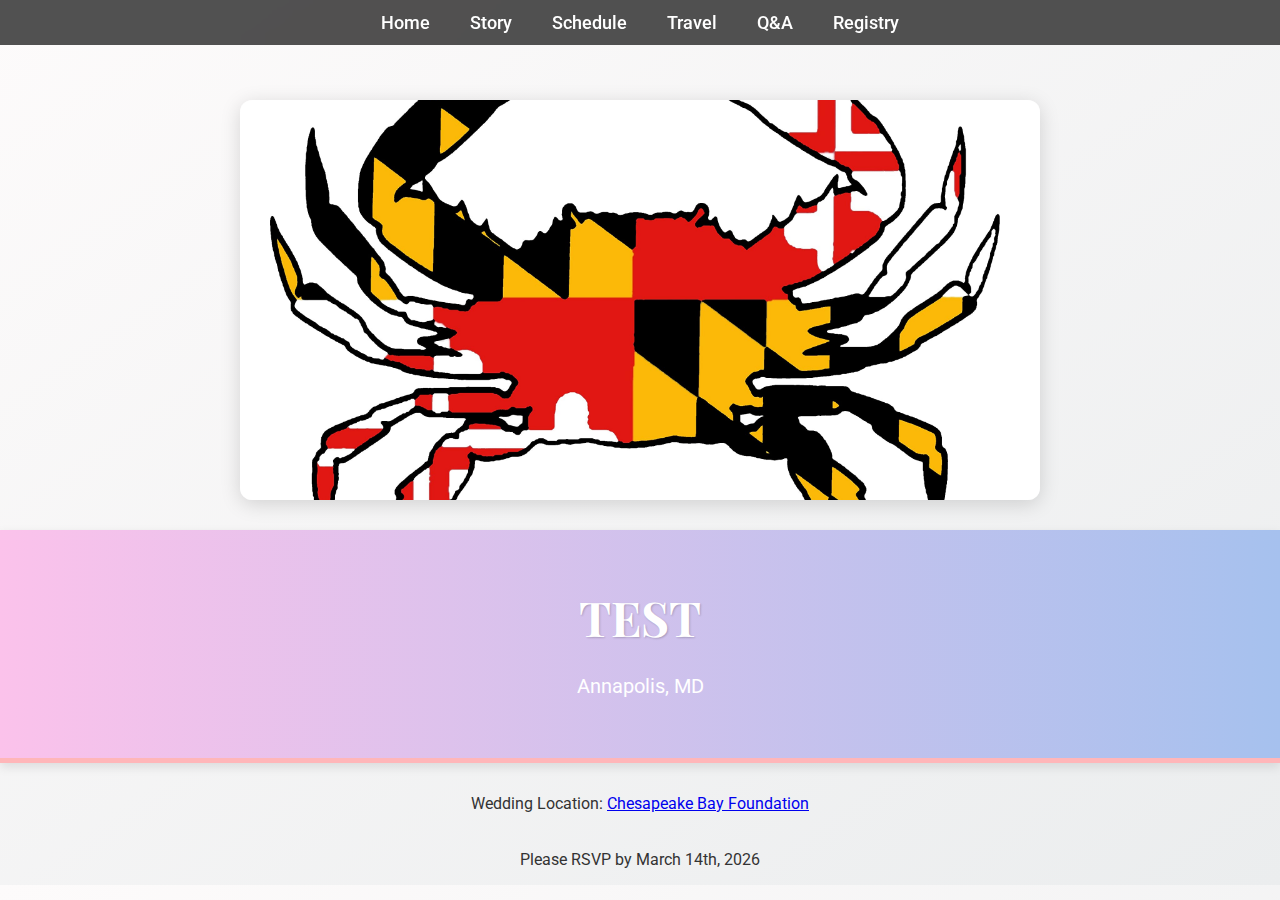
<file: index.html>
<!DOCTYPE html>
<html>
<head>
  <title>Brandon & Anna's Wedding</title>
  <link rel="stylesheet" href="resources/css/index.css">
  <script defer src="displayNavBar.js"></script>
</head>
<body>
    <div id="navbar-container"></div>
    <div id = "Slide-show">
      <img class="slide" src="resources/Images/Crab.jpg" alt="Wedding Image 1">
      <img class="slide" src="resources/Images/Example1.jpeg" alt="Wedding Image 2">
      <img class="slide" src="resources/Images/Example2.jpeg" alt="Wedding Image 3">
      <script>
        // Simple Slideshow Script
        let slideIndex = 0;
        showSlides();

        function showSlides() {
            let slides = document.getElementsByClassName("slide");
            for (let i = 0; i < slides.length; i++) {
                slides[i].style.display = "none";  // Hide all images
            }
            slideIndex++;
            if (slideIndex > slides.length) { slideIndex = 1 }  // Reset to first image if at the end
            slides[slideIndex - 1].style.display = "block";  // Show the current image
            setTimeout(showSlides, 3000); // Change image every 3 seconds
        }
      </script>
    </div>
    <div id = "Wedding-Header">
      <div id = "Wedding-Info">
        <h1 id = 'Couple-Names'>TEST</h1>
        <p id = 'Wedding-Date'></p>
        <p id = 'Wedding-Location'>Annapolis, MD</p>
        <p id = 'Live-Countdown'></p>
      </div>
    </div>
    <div id="Wedding-Info">
      <div id="Location-Info">
          <p>Wedding Location: 
              <a href="https://www.cbf.org/about-cbf/locations/maryland/facilities/philip-merrill-environmental-center/" target="_blank">Chesapeake Bay Foundation</a>
          </p>
      </div>
      <div id="RSVP-Info">
          <p>Please RSVP by March 14th, 2026</p>
      </div>
  </div>

</body>
</html>

<!--Setting up live countdown to wedding date-->
<script>
  var countDownDate = new Date("April 25, 2026").getTime();
  const WeddingDate = new Date("April 25, 2026");
  let month = WeddingDate.getMonth() + 1;
  let day = WeddingDate.getDate();
  let year = WeddingDate.getFullYear();
  var x = setInterval(function(){
    // Get todays date
    var now = new Date().getTime();
    // Calculate difference in dates. 
    var distance = countDownDate - now;
    // Calculate days, hour, minutes, seconds
    var days = Math.floor(distance / (1000 * 60 * 60 * 24));
    var hours = Math.floor((distance % (1000 * 60 * 60 * 24))/(1000 * 60 * 60));
    var minutes = Math.floor((distance % (1000 * 60 * 60))/(1000 * 60));
    var seconds = Math.floor((distance % (1000 * 60)) / 1000);
    // Display element
    document.getElementById("Live-Countdown").innerHTML = days + " days " + hours + " hours " + minutes + " minutes " + seconds + " seconds ";
    document.getElementById("Wedding-Date").innerHTML = month + "/" + day + "/" + year;

    // Determine if we are past wedding date, if so display 'Expired'
    if(distance < 0){
      clearInterval(x);
      document.getElementById("Live-Countdown").innerHTML = "EXPIRED"
    }
  }, 1000);
</script>
</file>
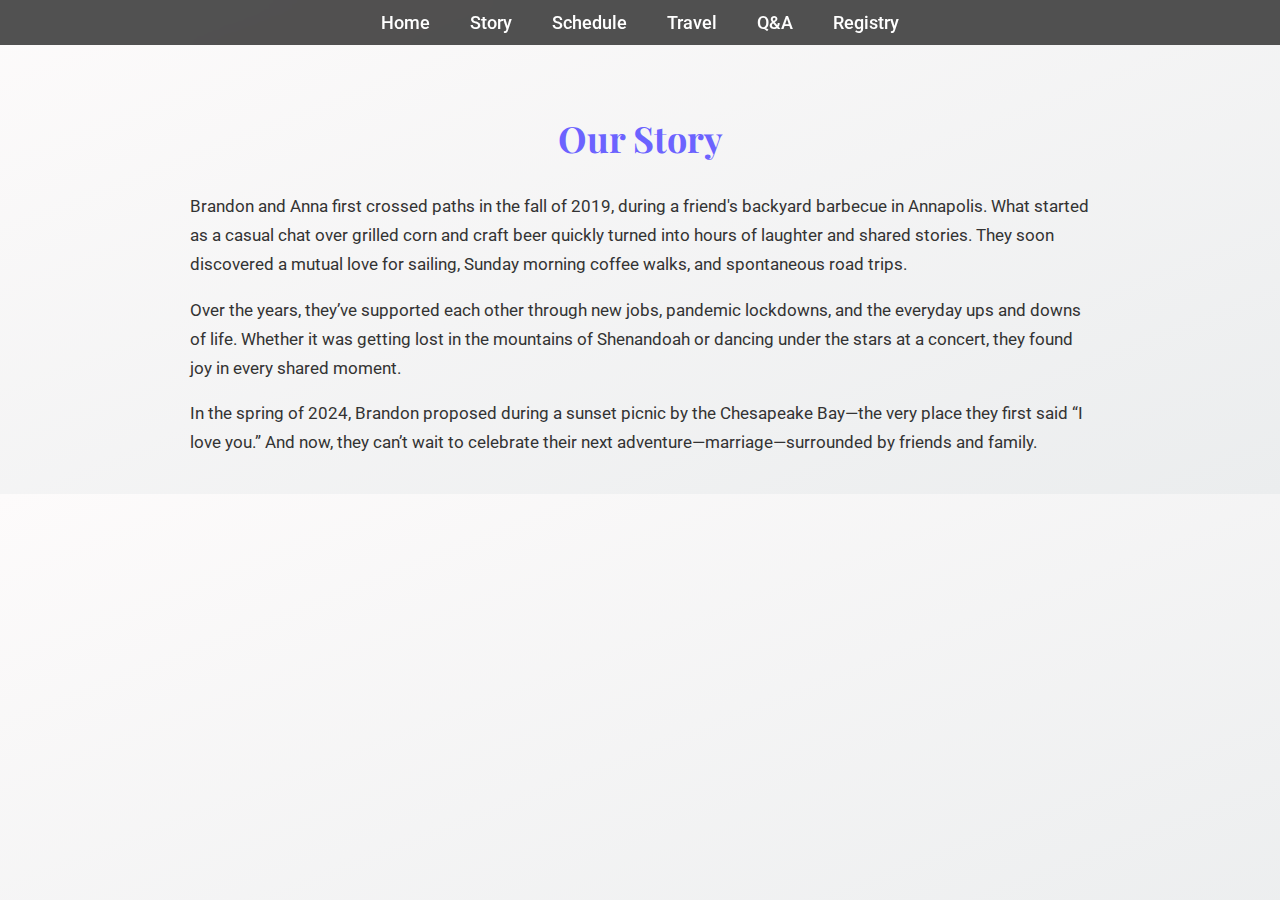
<file: about.html>
<!DOCTYPE html>
<html lang="en">
<head>
  <meta charset="UTF-8">
  <title>Our Story - Brandon & Anna</title>
  <link rel="stylesheet" href="resources/css/index.css">
  <script defer src="displayNavBar.js"></script>
</head>
<body>
  <div id="navbar-container"></div>

  <div class="container">
    <section id="about-header">
      <h1>Our Story</h1>
    </section>

    <section id="about-content">
      <p>
        Brandon and Anna first crossed paths in the fall of 2019, during a friend's backyard barbecue in Annapolis.
        What started as a casual chat over grilled corn and craft beer quickly turned into hours of laughter and shared stories.
        They soon discovered a mutual love for sailing, Sunday morning coffee walks, and spontaneous road trips.
      </p>

      <p>
        Over the years, they’ve supported each other through new jobs, pandemic lockdowns, and the everyday ups and downs of life.
        Whether it was getting lost in the mountains of Shenandoah or dancing under the stars at a concert, they found joy in every shared moment.
      </p>

      <p>
        In the spring of 2024, Brandon proposed during a sunset picnic by the Chesapeake Bay—the very place they first said “I love you.”
        And now, they can’t wait to celebrate their next adventure—marriage—surrounded by friends and family.
      </p>
    </section>
  </div>
</body>
</html>
</file>
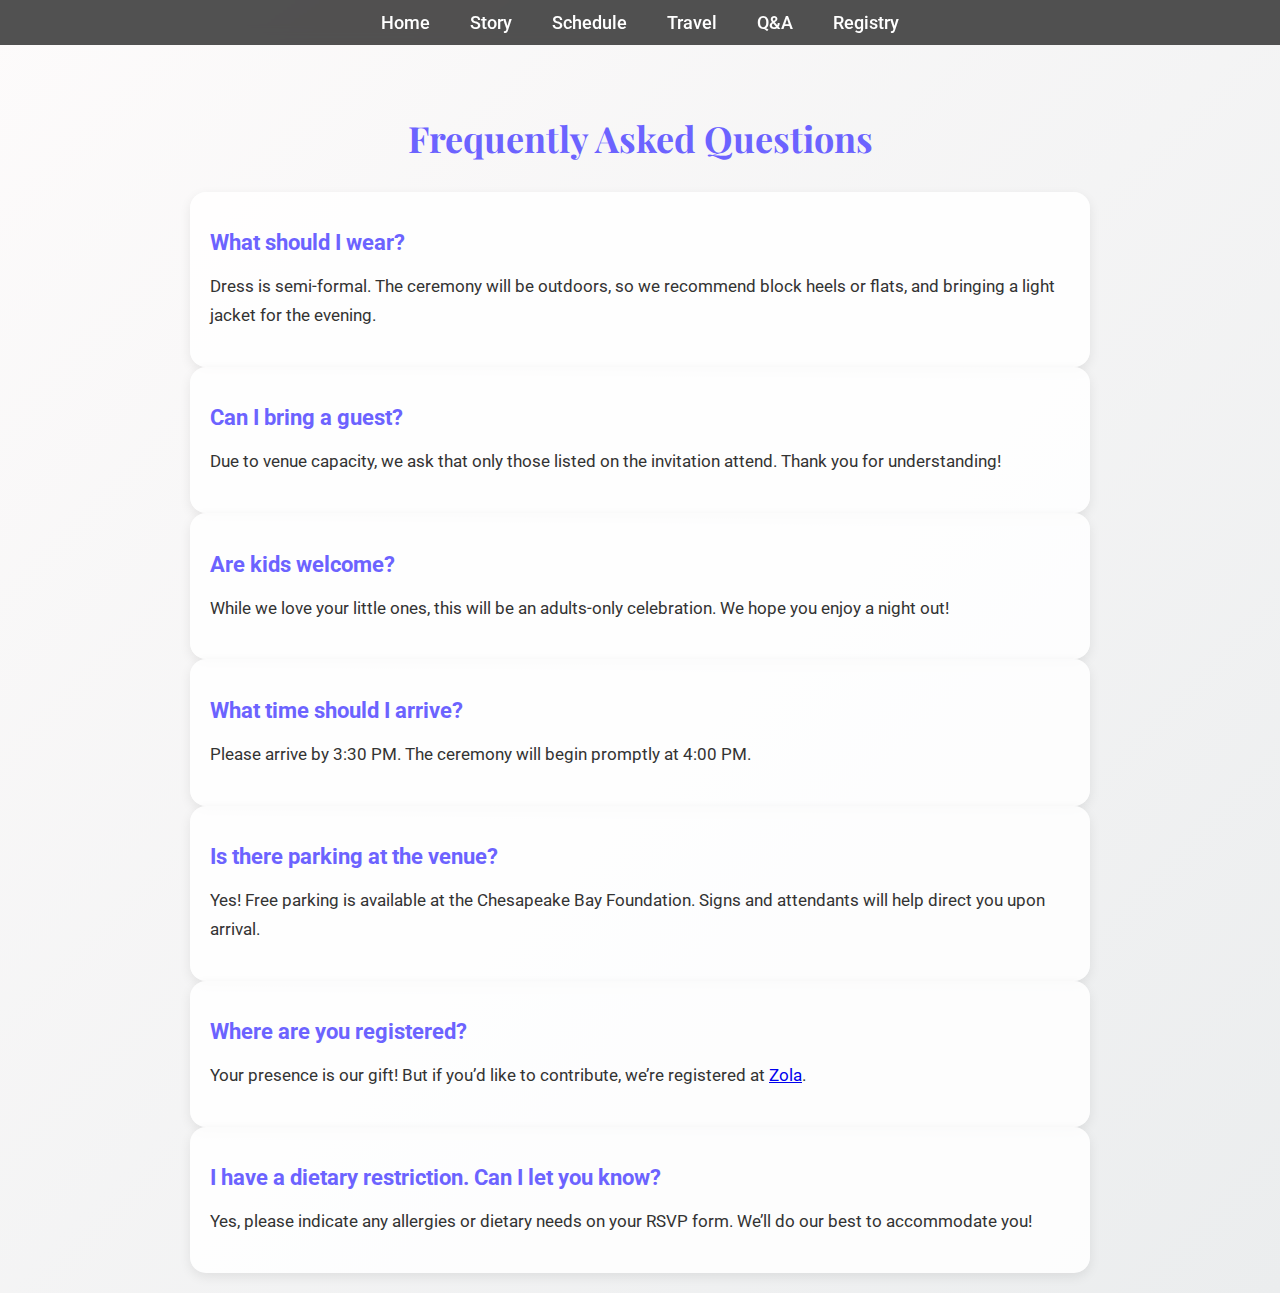
<file: Q&A.html>
<!DOCTYPE html>
<html lang="en">
<head>
  <meta charset="UTF-8">
  <title>Q&A - Brandon & Anna</title>
  <link rel="stylesheet" href="resources/css/index.css">
  <script defer src="displayNavBar.js"></script>
</head>
<body>
  <div id="navbar-container"></div>

  <div class="container">
    <section id="qa-header">
      <h1>Frequently Asked Questions</h1>
    </section>

    <section id="qa-content">
      <div class="qa-item">
        <h2>What should I wear?</h2>
        <p>Dress is semi-formal. The ceremony will be outdoors, so we recommend block heels or flats, and bringing a light jacket for the evening.</p>
      </div>

      <div class="qa-item">
        <h2>Can I bring a guest?</h2>
        <p>Due to venue capacity, we ask that only those listed on the invitation attend. Thank you for understanding!</p>
      </div>

      <div class="qa-item">
        <h2>Are kids welcome?</h2>
        <p>While we love your little ones, this will be an adults-only celebration. We hope you enjoy a night out!</p>
      </div>

      <div class="qa-item">
        <h2>What time should I arrive?</h2>
        <p>Please arrive by 3:30 PM. The ceremony will begin promptly at 4:00 PM.</p>
      </div>

      <div class="qa-item">
        <h2>Is there parking at the venue?</h2>
        <p>Yes! Free parking is available at the Chesapeake Bay Foundation. Signs and attendants will help direct you upon arrival.</p>
      </div>

      <div class="qa-item">
        <h2>Where are you registered?</h2>
        <p>Your presence is our gift! But if you’d like to contribute, we’re registered at <a href="https://www.zola.com" target="_blank">Zola</a>.</p>
      </div>

      <div class="qa-item">
        <h2>I have a dietary restriction. Can I let you know?</h2>
        <p>Yes, please indicate any allergies or dietary needs on your RSVP form. We’ll do our best to accommodate you!</p>
      </div>
    </section>
  </div>
</body>
</html>
</file>
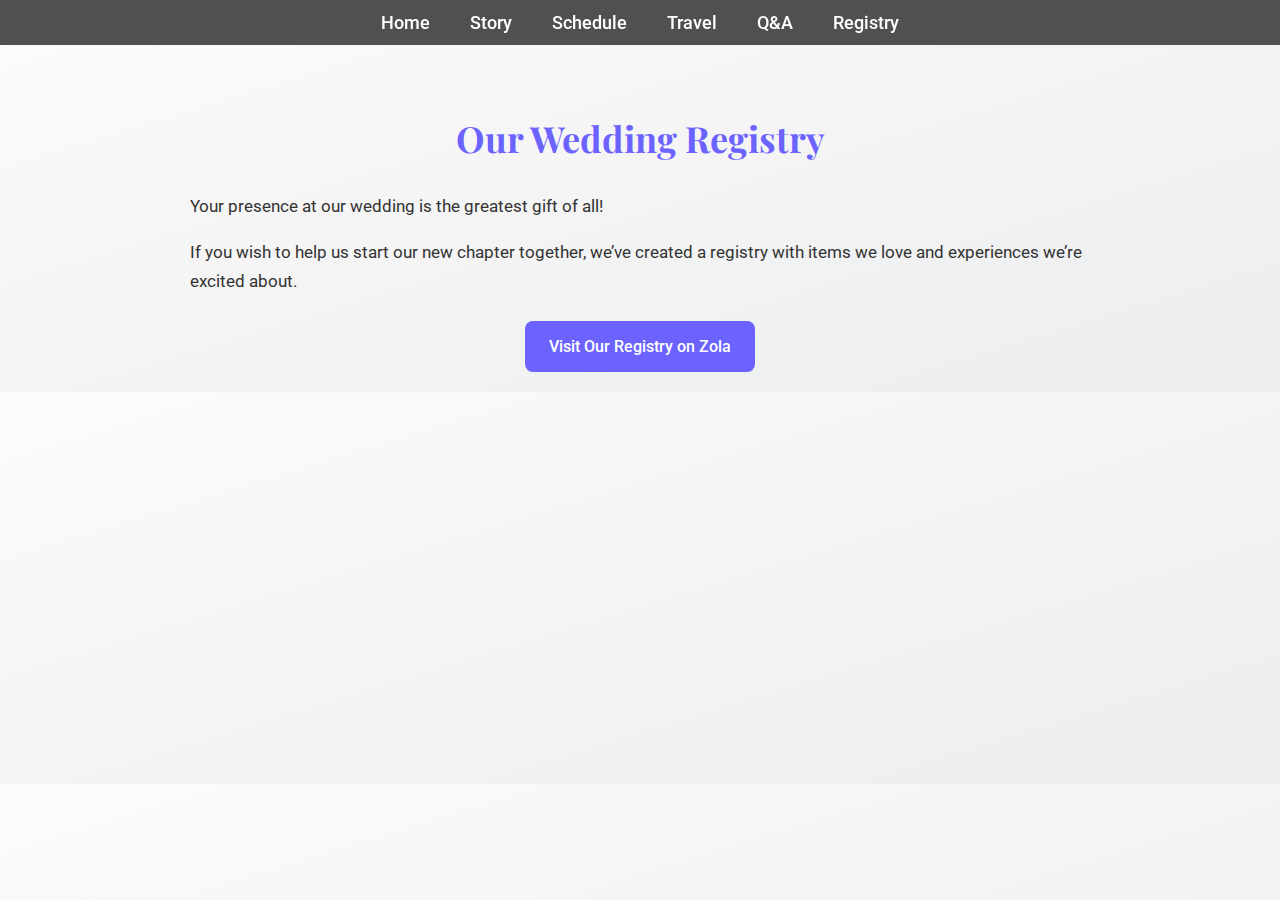
<file: registry.html>
<!DOCTYPE html>
<html lang="en">
<head>
  <meta charset="UTF-8">
  <title>Registry - Brandon & Anna</title>
  <link rel="stylesheet" href="resources/css/index.css">
  <script defer src="displayNavBar.js"></script>
</head>
<body>
  <div id="navbar-container"></div>

  <div class="container">
    <section id="registry-header">
      <h1>Our Wedding Registry</h1>
    </section>

    <section id="registry-content">
      <p>Your presence at our wedding is the greatest gift of all!</p>
      <p>If you wish to help us start our new chapter together, we’ve created a registry with items we love and experiences we’re excited about.</p>

      <div class="registry-link">
        <a href="https://www.zola.com/registry/brandonandanna" target="_blank">
          Visit Our Registry on Zola
        </a>
      </div>
    </section>
  </div>
</body>
</html>
</file>
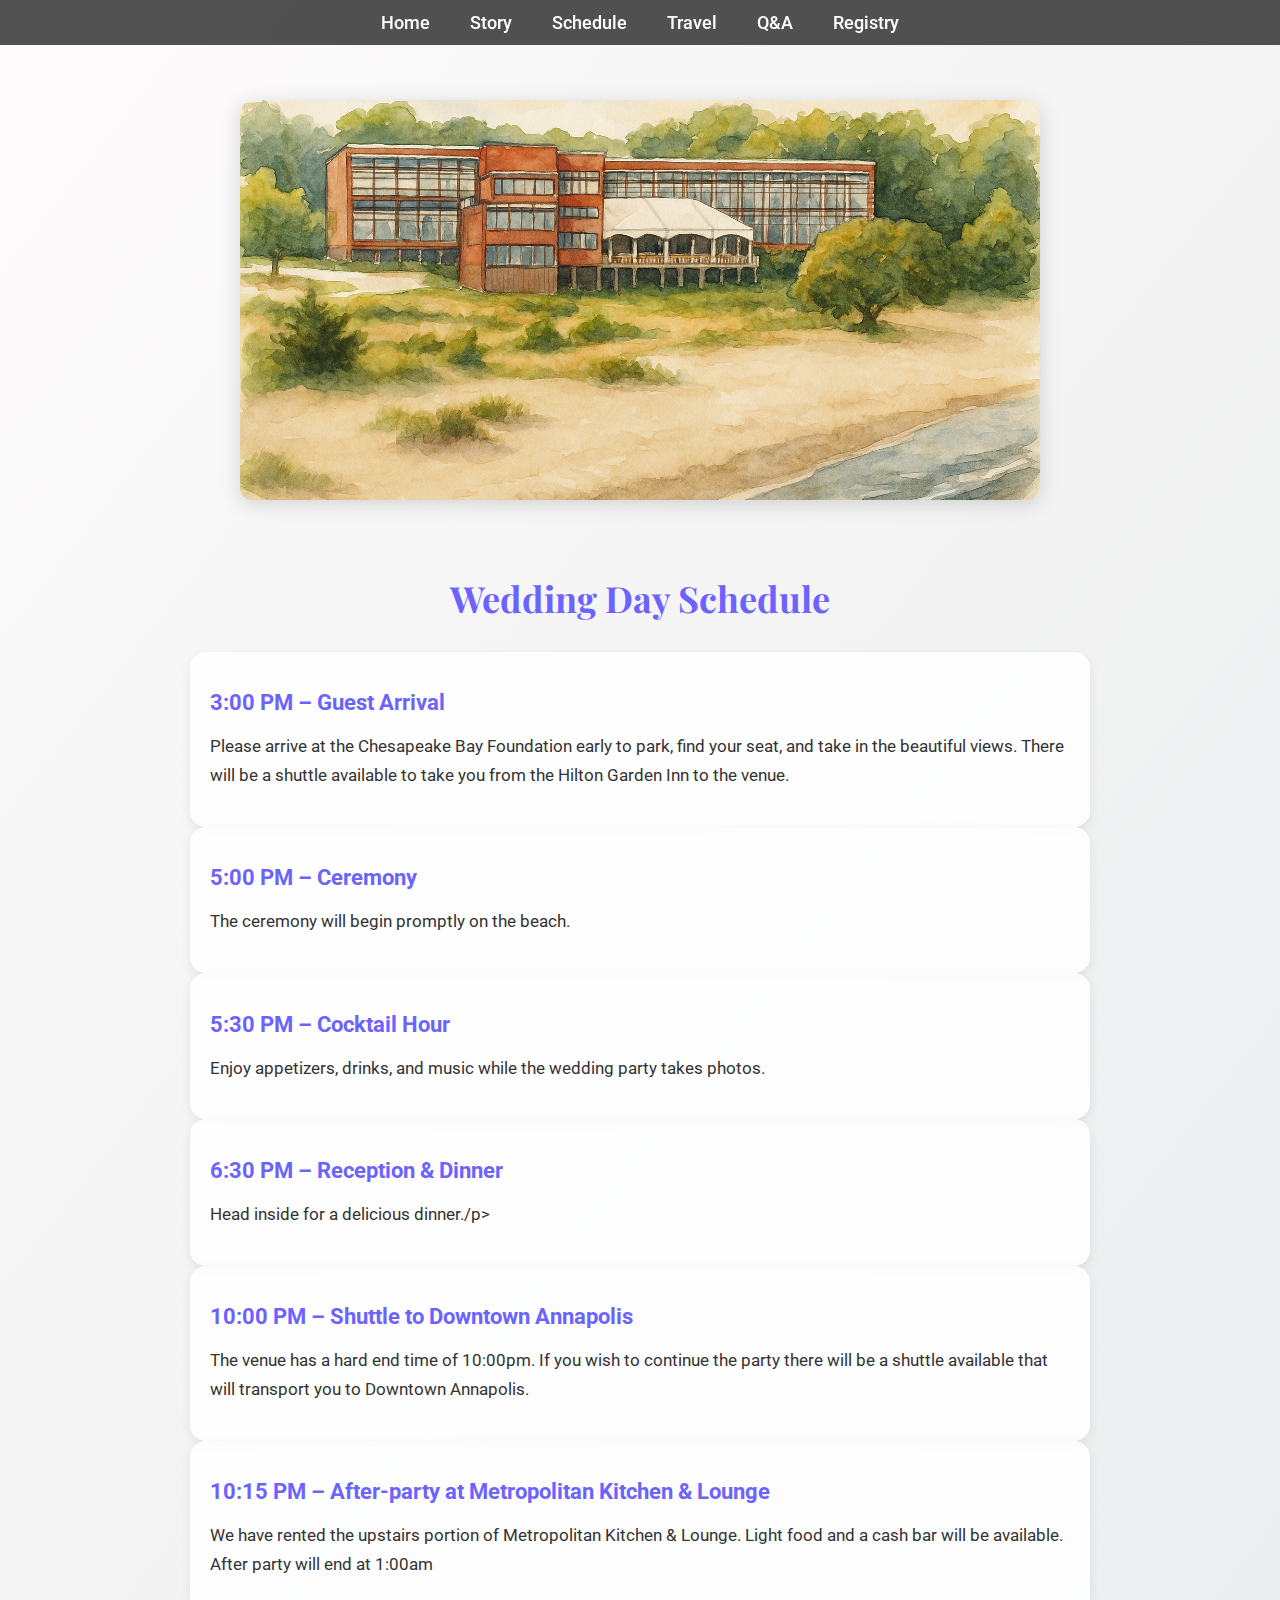
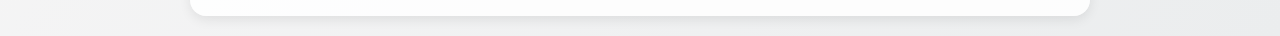
<file: schedule.html>
<!DOCTYPE html>
<html lang="en">
<head>
  <meta charset="UTF-8">
  <title>Wedding Schedule - Brandon & Anna</title>
  <link rel="stylesheet" href="resources/css/index.css">
  <script defer src="displayNavBar.js"></script>
</head>
<body>
  <div id="navbar-container"></div>
  <div id = "Slide-show">
      <img class="slide" src="resources/Images/venue_sketch.PNG" alt="Venue Sketch">
  </div>
  <div class="container">
    <section id="schedule-header">
      <h1>Wedding Day Schedule</h1>
    </section>

    <section id="schedule-content">
      <div class="schedule-item">
        <h2>3:00 PM – Guest Arrival</h2>
        <p>Please arrive at the Chesapeake Bay Foundation early to park, find your seat, and take in the beautiful views. There will be a shuttle available to take you from the Hilton Garden Inn to the venue.</p>
      </div>

      <div class="schedule-item">
        <h2>5:00 PM – Ceremony</h2>
        <p>The ceremony will begin promptly on the beach.</p>
      </div>

      <div class="schedule-item">
        <h2>5:30 PM – Cocktail Hour</h2>
        <p>Enjoy appetizers, drinks, and music while the wedding party takes photos.</p>
      </div>

      <div class="schedule-item">
        <h2>6:30 PM – Reception & Dinner</h2>
        <p>Head inside for a delicious dinner./p>
      </div>

      <div class="schedule-item">
        <h2>10:00 PM – Shuttle to Downtown Annapolis</h2>
        <p>The venue has a hard end time of 10:00pm. If you wish to continue the party there will be a shuttle available that will transport you to Downtown Annapolis.</p>
      </div>

       <div class="schedule-item">
        <h2>10:15 PM – After-party at Metropolitan Kitchen & Lounge</h2>
        <p>We have rented the upstairs portion of Metropolitan Kitchen & Lounge. Light food and a cash bar will be available. After party will end at 1:00am</p>
      </div>
    </section>
  </div>
</body>
</html>
</file>
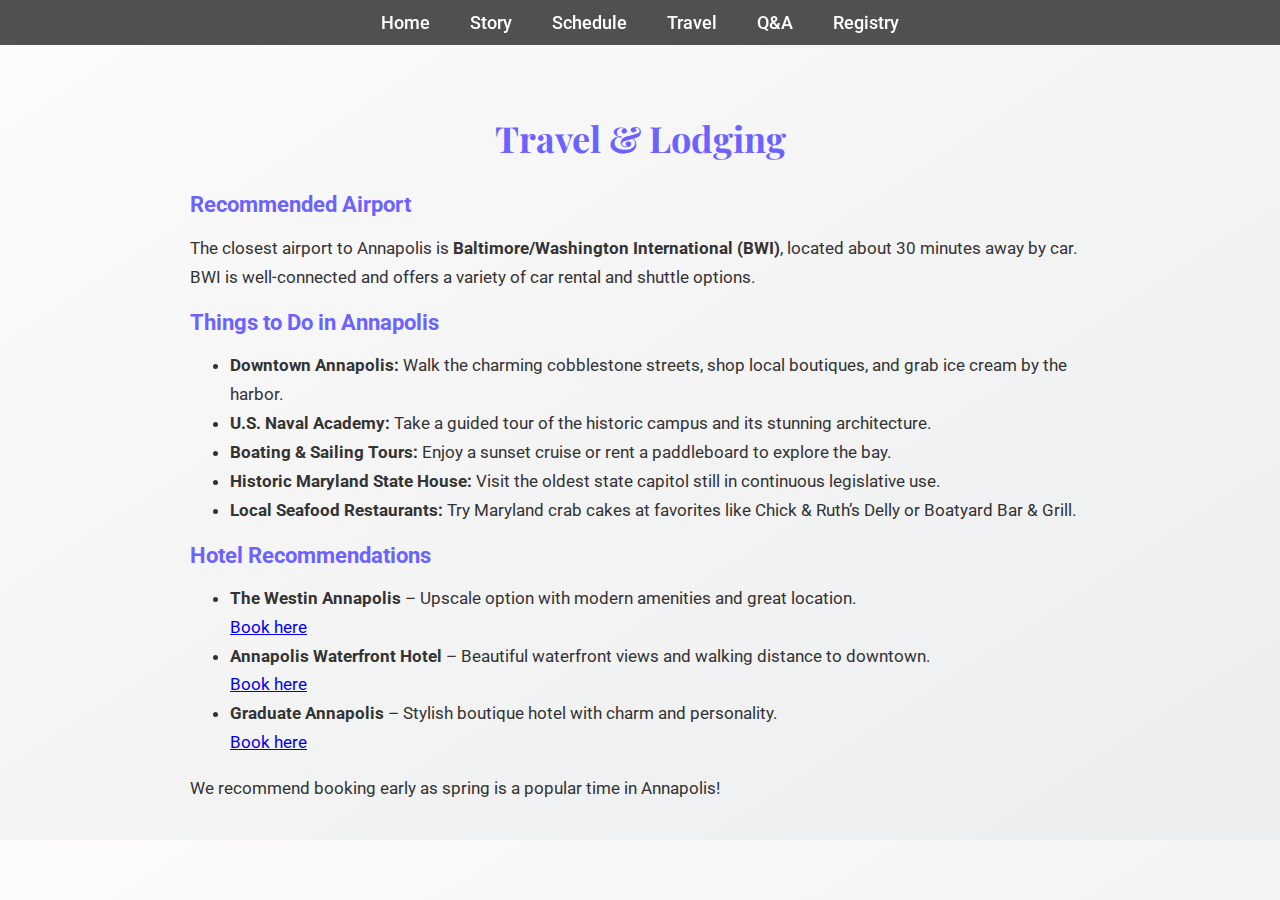
<file: travel.html>
<!DOCTYPE html>
<html lang="en">
<head>
  <meta charset="UTF-8">
  <title>Travel Info - Brandon & Anna</title>
  <link rel="stylesheet" href="resources/css/index.css">
  <script defer src="displayNavBar.js"></script>
</head>
<body>
  <div id="navbar-container"></div>

  <div class="container">
    <section id="travel-header">
      <h1>Travel & Lodging</h1>
    </section>

    <section id="airport-info" class="travel-section">
      <h2>Recommended Airport</h2>
      <p>
        The closest airport to Annapolis is <strong>Baltimore/Washington International (BWI)</strong>, located about 30 minutes away by car.
        BWI is well-connected and offers a variety of car rental and shuttle options.
      </p>
    </section>

    <section id="things-to-do" class="travel-section">
      <h2>Things to Do in Annapolis</h2>
      <ul>
        <li><strong>Downtown Annapolis:</strong> Walk the charming cobblestone streets, shop local boutiques, and grab ice cream by the harbor.</li>
        <li><strong>U.S. Naval Academy:</strong> Take a guided tour of the historic campus and its stunning architecture.</li>
        <li><strong>Boating & Sailing Tours:</strong> Enjoy a sunset cruise or rent a paddleboard to explore the bay.</li>
        <li><strong>Historic Maryland State House:</strong> Visit the oldest state capitol still in continuous legislative use.</li>
        <li><strong>Local Seafood Restaurants:</strong> Try Maryland crab cakes at favorites like Chick & Ruth’s Delly or Boatyard Bar & Grill.</li>
      </ul>
    </section>

    <section id="hotel-info" class="travel-section">
      <h2>Hotel Recommendations</h2>
      <ul>
        <li><strong>The Westin Annapolis</strong> – Upscale option with modern amenities and great location. <br><a href="https://www.marriott.com/en-us/hotels/bwiwa-the-westin-annapolis/overview/" target="_blank">Book here</a></li>
        <li><strong>Annapolis Waterfront Hotel</strong> – Beautiful waterfront views and walking distance to downtown. <br><a href="https://www.marriott.com/en-us/hotels/bwiaw-annapolis-waterfront-hotel-autograph-collection/overview/" target="_blank">Book here</a></li>
        <li><strong>Graduate Annapolis</strong> – Stylish boutique hotel with charm and personality. <br><a href="https://www.graduatehotels.com/annapolis/" target="_blank">Book here</a></li>
      </ul>
      <p>We recommend booking early as spring is a popular time in Annapolis!</p>
    </section>
  </div>
</body>
</html>
</file>
<file: resources/css/index.css>
/* Google Fonts and Color Theme Variables */
@import url('https://fonts.googleapis.com/css2?family=Playfair+Display:wght@500;700&family=Roboto:wght@400;500&display=swap');

:root {
    --primary-color: #6c63ff;
    --accent-color: #ffb6b9;
    --background-gradient: linear-gradient(to bottom right, #fdfbfb, #ebedee);
    --card-bg: rgba(255, 255, 255, 0.85);
    --text-color: #333;
}

body {
    font-family: 'Roboto', sans-serif;
    background: var(--background-gradient);
    color: var(--text-color);
    padding-top: 70px;
    margin: 0;
}

#Wedding-Header {
    display: flex;
    flex-direction: column;
    align-items: center;
    justify-content: center;
    text-align: center;
    padding: 40px 20px;
    background: linear-gradient(to right, #fbc2eb, #a6c1ee);
    color: #fff;
    border-bottom: 5px solid var(--accent-color);
    box-shadow: 0 4px 10px rgba(0,0,0,0.1);
}

#Couple-Names {
    font-family: 'Playfair Display', serif;
    font-size: 48px;
    margin: 0;
    padding: 0;
    text-shadow: 1px 1px 2px rgba(0,0,0,0.2);
}

#Wedding-Date, #Live-Countdown, #Wedding-Location {
    font-size: 20px;
    margin: 5px 0;
}

#Wedding-Info {
    display: flex;
    flex-direction: column;
    align-items: center;
    gap: 5px;
    margin-top: 15px;
}

#Example-Image {
    max-width: 100%;
    height: auto;
    display: block;
    margin: 20px auto;
    width: 80%;
    max-width: 600px;
    border-radius: 12px;
    box-shadow: 0 4px 12px rgba(0, 0, 0, 0.1);
}

#Slide-show {
    position: relative;
    width: 80%;
    max-width: 800px;
    margin: 30px auto;
    overflow: hidden;
    border-radius: 12px;
    box-shadow: 0 4px 20px rgba(0,0,0,0.15);
}

#Slide-show img {
    width: 100%;
    height: 400px;
    object-fit: cover;
    display: block;
}

.slide {
    width: 100%;
}

nav {
    background: rgba(51, 51, 51, 0.85);
    padding: 12px 0;
    position: fixed;
    width: 100%;
    top: 0;
    left: 0;
    z-index: 1000;
    backdrop-filter: blur(8px);
}

nav ul {
    list-style: none;
    margin: 0;
    padding: 0;
    display: flex;
    justify-content: center;
}

nav ul li {
    margin: 0 20px;
}

nav ul li a {
    color: #fff;
    text-decoration: none;
    font-size: 18px;
    font-weight: 500;
    transition: border-bottom 0.3s;
    border-bottom: 2px solid transparent;
}

nav ul li a:hover {
    border-bottom: 2px solid var(--accent-color);
}

.container {
    padding: 20px;
    max-width: 900px;
    margin: 0 auto;
}

#about-header h1,
#schedule-header h1,
#travel-header h1,
#qa-header h1,
#registry-header h1 {
    text-align: center;
    font-size: 36px;
    margin-bottom: 30px;
    font-family: 'Playfair Display', serif;
    color: var(--primary-color);
}

#about-content p,
.travel-section p,
.travel-section li,
.schedule-item p,
.qa-item p,
#registry-content {
    font-size: 17px;
    line-height: 1.7;
}

.schedule-item,
.qa-item {
    background-color: var(--card-bg);
    padding: 20px;
    border-radius: 16px;
    box-shadow: 0 4px 12px rgba(0,0,0,0.08);
}

.schedule-item h2,
.qa-item h2,
.travel-section h2 {
    font-size: 22px;
    margin-bottom: 10px;
    color: var(--primary-color);
}

.registry-link {
    text-align: center;
    margin-top: 25px;
}

.registry-link a {
    display: inline-block;
    padding: 12px 24px;
    background-color: var(--primary-color);
    color: white;
    font-size: 16px;
    text-decoration: none;
    border-radius: 8px;
    transition: background-color 0.3s ease;
    font-weight: 500;
}

.registry-link a:hover {
    background-color: #574fd6;
}
</file>
